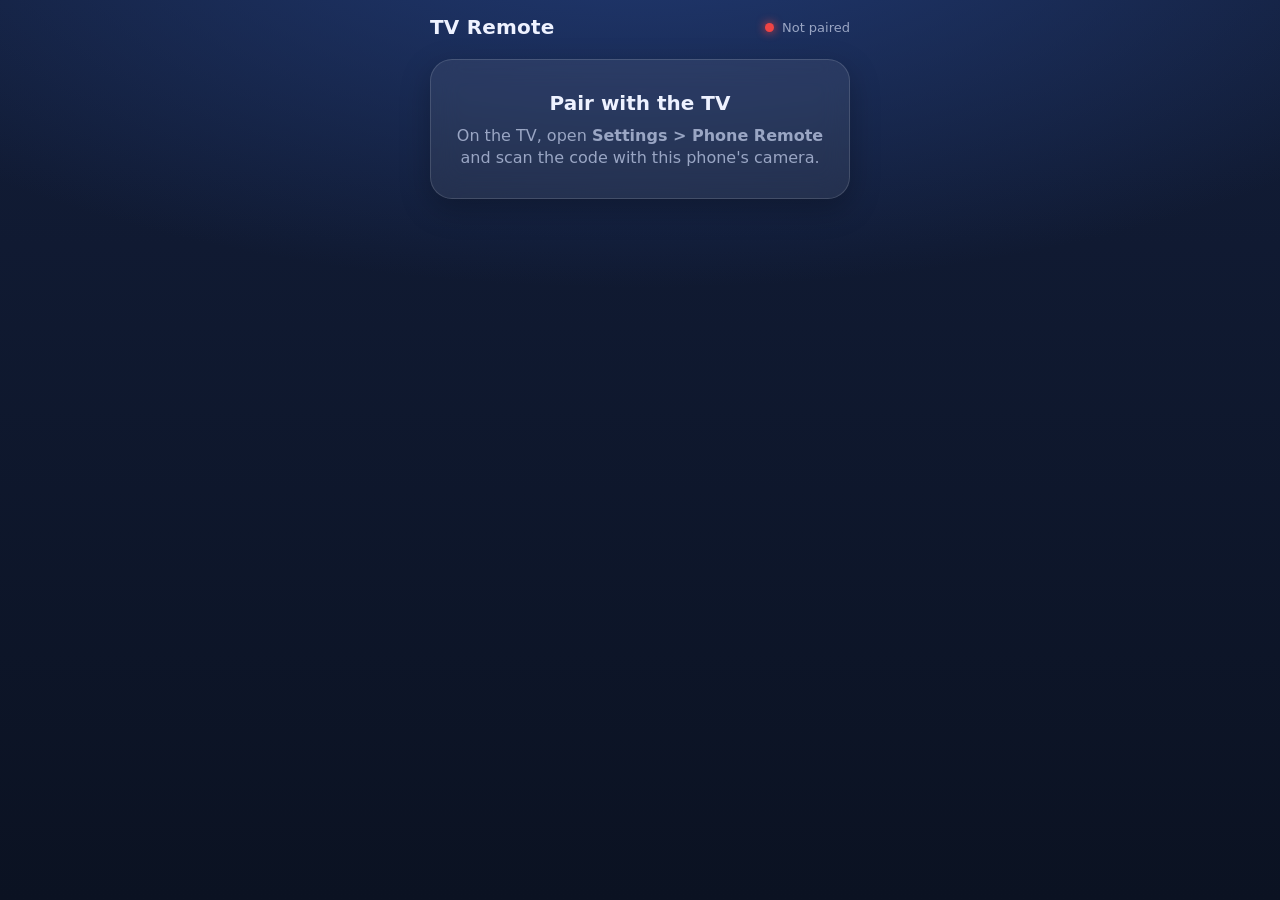
<file: launcher/remote/index.html>
<!doctype html>
<html lang="en">
<head>
<meta charset="utf-8">
<meta name="viewport" content="width=device-width, initial-scale=1, maximum-scale=1, user-scalable=no, viewport-fit=cover">
<meta name="theme-color" content="#0b1222">
<meta name="apple-mobile-web-app-capable" content="yes">
<meta name="apple-mobile-web-app-status-bar-style" content="black-translucent">
<link rel="manifest" href="manifest.webmanifest">
<link rel="icon" href="icon.svg">
<link rel="apple-touch-icon" href="icon-192.png">
<title>TV Remote</title>
<!-- The phone remote, served by the TV's helper on the home network (helper.ps1, "phone remote").
     Paired by the key in the QR code on the TV (Settings > Phone Remote): it arrives in the address after #, is
     kept on the phone, and goes with every button press. -->
<style>
  :root {
    --bg1: #0b1222; --bg2: #121d38; --glass: rgba(255,255,255,.07); --glass2: rgba(255,255,255,.12);
    --edge: rgba(255,255,255,.14); --text: #eef2ff; --dim: #9aa6c4; --accent: #5b8cff; --accent2: #8fb0ff; --ok: #36d399;
  }
  * { box-sizing: border-box; -webkit-tap-highlight-color: transparent; }
  html, body { margin: 0; height: 100%; }
  body {
    font: 16px/1.35 system-ui, -apple-system, "Segoe UI", Roboto, sans-serif; color: var(--text);
    background: radial-gradient(120% 70% at 50% -10%, #213a74 0%, transparent 60%), linear-gradient(180deg, var(--bg2), var(--bg1));
    background-attachment: fixed; touch-action: manipulation; user-select: none; -webkit-user-select: none;
    padding: max(14px, env(safe-area-inset-top)) 16px max(18px, env(safe-area-inset-bottom));
  }
  main { max-width: 420px; margin: 0 auto; display: flex; flex-direction: column; gap: 18px; }
  header { display: flex; align-items: center; justify-content: space-between; gap: 12px; }
  h1 { font-size: 20px; margin: 0; letter-spacing: .2px; }
  .status { display: flex; align-items: center; gap: 8px; font-size: 13px; color: var(--dim); }
  .dot { width: 9px; height: 9px; border-radius: 50%; background: #ef4444; box-shadow: 0 0 10px currentColor; color: #ef4444; }
  .dot.on { background: var(--ok); color: var(--ok); }
  .dot.standby { background: #f5b942; color: #f5b942; }
  .card {
    background: var(--glass); border: 1px solid var(--edge); border-radius: 22px; padding: 16px;
    backdrop-filter: blur(14px); -webkit-backdrop-filter: blur(14px); box-shadow: 0 10px 30px rgba(0,0,0,.25);
  }
  button {
    font: inherit; color: var(--text); background: var(--glass2); border: 1px solid var(--edge); border-radius: 16px;
    min-height: 54px; display: grid; place-items: center; cursor: pointer; transition: transform .08s, background .15s;
  }
  button:active, button.pressed { transform: scale(.94); background: rgba(91,140,255,.35); }
  button svg { width: 24px; height: 24px; fill: none; stroke: currentColor; stroke-width: 2; stroke-linecap: round; stroke-linejoin: round; }
  .label { font-size: 12px; color: var(--dim); margin-top: 2px; }

  /* the D-pad: a ring of four arrows round OK */
  .pad { position: relative; width: min(78vw, 300px); aspect-ratio: 1; margin: 4px auto 0; border-radius: 50%;
         background: radial-gradient(circle, rgba(255,255,255,.10), rgba(255,255,255,.04)); border: 1px solid var(--edge);
         box-shadow: inset 0 0 40px rgba(0,0,0,.35), 0 12px 30px rgba(0,0,0,.3); }
  .pad button { position: absolute; border-radius: 50%; background: transparent; border: none; min-height: 0; }
  .pad .up    { left: 33%; top: 3%;  width: 34%; height: 30%; }
  .pad .down  { left: 33%; bottom: 3%; width: 34%; height: 30%; }
  .pad .left  { top: 33%; left: 3%;  width: 30%; height: 34%; }
  .pad .right { top: 33%; right: 3%; width: 30%; height: 34%; }
  .pad .ok { left: 31%; top: 31%; width: 38%; height: 38%; background: linear-gradient(180deg, #6f9bff, #4a74e0);
             border: 1px solid rgba(255,255,255,.35); font-weight: 700; font-size: 20px; letter-spacing: .5px;
             box-shadow: 0 8px 24px rgba(74,116,224,.55); }
  .pad .ok:active, .pad .ok.pressed { background: linear-gradient(180deg, #8fb0ff, #5b8cff); }
  .pad button:not(.ok):active, .pad button:not(.ok).pressed { background: rgba(91,140,255,.25); }
  .pad svg { width: 30px; height: 30px; }

  .row { display: grid; gap: 10px; }
  .row.three { grid-template-columns: repeat(3, 1fr); }
  .row.two { grid-template-columns: 1fr 1fr; }
  .row button { flex-direction: column; padding: 8px 0; }
  .vol { display: grid; grid-template-columns: 1fr 1.2fr 1fr; gap: 10px; align-items: center; }
  .level { text-align: center; }
  .level b { font-size: 22px; display: block; }
  .bar { height: 6px; border-radius: 3px; background: rgba(255,255,255,.12); overflow: hidden; margin-top: 6px; }
  .bar i { display: block; height: 100%; width: 0; background: linear-gradient(90deg, var(--accent), var(--accent2)); transition: width .25s; }

  .type { display: flex; gap: 10px; }
  .type input {
    flex: 1; min-width: 0; font: inherit; color: var(--text); background: rgba(0,0,0,.25); border: 1px solid var(--edge);
    border-radius: 14px; padding: 0 14px; height: 54px; outline: none; user-select: text; -webkit-user-select: text;
  }
  .type input:focus { border-color: var(--accent); box-shadow: 0 0 0 3px rgba(91,140,255,.25); }
  .type button { width: 64px; background: linear-gradient(180deg, #6f9bff, #4a74e0); border-color: rgba(255,255,255,.3); }
  .opts { display: flex; justify-content: space-between; align-items: center; margin-top: 10px; font-size: 14px; color: var(--dim); }
  .opts label { display: flex; align-items: center; gap: 8px; }
  .opts input { width: 18px; height: 18px; accent-color: var(--accent); }
  .opts button { min-height: 36px; padding: 0 14px; font-size: 14px; border-radius: 12px; }

  .np { display: flex; gap: 12px; align-items: center; }
  .np img { width: 52px; height: 52px; border-radius: 10px; object-fit: cover; background: rgba(255,255,255,.08); }
  .np .t { font-weight: 600; white-space: nowrap; overflow: hidden; text-overflow: ellipsis; }
  .np .a { font-size: 14px; color: var(--dim); white-space: nowrap; overflow: hidden; text-overflow: ellipsis; }
  .np > div { min-width: 0; }

  .pair { text-align: center; padding: 30px 18px; }
  .pair h2 { margin: 0 0 8px; font-size: 20px; }
  .pair p { margin: 0; color: var(--dim); }
  .toast { position: fixed; left: 50%; bottom: max(20px, env(safe-area-inset-bottom)); transform: translateX(-50%);
           background: rgba(20,28,50,.95); border: 1px solid var(--edge); padding: 10px 16px; border-radius: 12px;
           font-size: 14px; opacity: 0; transition: opacity .2s; pointer-events: none; }
  .toast.show { opacity: 1; }
  [hidden] { display: none !important; }
</style>
</head>
<body>
<main>
  <header>
    <h1>TV Remote</h1>
    <div class="status"><span class="dot" id="dot"></span><span id="stateText">Connecting…</span></div>
  </header>

  <section class="card pair" id="pair" hidden>
    <h2>Pair with the TV</h2>
    <p>On the TV, open <b>Settings &gt; Phone Remote</b> and scan the code with this phone's camera.</p>
  </section>

  <div id="remote" hidden>
    <section class="card np" id="np" hidden>
      <img id="npArt" alt="">
      <div><div class="t" id="npTitle"></div><div class="a" id="npArtist"></div></div>
    </section>

    <div class="pad" aria-label="Arrows and OK">
      <button class="up" data-key="up" data-repeat aria-label="Up"><svg viewBox="0 0 24 24"><path d="M6 15l6-6 6 6"/></svg></button>
      <button class="left" data-key="left" data-repeat aria-label="Left"><svg viewBox="0 0 24 24"><path d="M15 6l-6 6 6 6"/></svg></button>
      <button class="ok" data-key="ok" aria-label="OK">OK</button>
      <button class="right" data-key="right" data-repeat aria-label="Right"><svg viewBox="0 0 24 24"><path d="M9 6l6 6-6 6"/></svg></button>
      <button class="down" data-key="down" data-repeat aria-label="Down"><svg viewBox="0 0 24 24"><path d="M6 9l6 6 6-6"/></svg></button>
    </div>

    <div class="row two" style="margin-top:18px">
      <button data-key="back"><svg viewBox="0 0 24 24"><path d="M9 14L4 9l5-5"/><path d="M4 9h10a6 6 0 010 12h-3"/></svg><span class="label">Back</span></button>
      <button data-key="home"><svg viewBox="0 0 24 24"><path d="M3 11l9-7 9 7"/><path d="M5 10v10h14V10"/></svg><span class="label">Home</span></button>
    </div>

    <div class="row three" style="margin-top:10px">
      <button data-key="prev"><svg viewBox="0 0 24 24"><path d="M19 20L9 12l10-8z"/><path d="M5 19V5"/></svg><span class="label">Previous</span></button>
      <button data-key="playpause"><svg viewBox="0 0 24 24"><path d="M6 4l9 8-9 8z"/><path d="M17 5v14"/><path d="M20 5v14"/></svg><span class="label">Play/Pause</span></button>
      <button data-key="next"><svg viewBox="0 0 24 24"><path d="M5 4l10 8-10 8z"/><path d="M19 5v14"/></svg><span class="label">Next</span></button>
    </div>

    <section class="card" style="margin-top:18px">
      <div class="vol">
        <button data-key="voldown" data-repeat aria-label="Volume down"><svg viewBox="0 0 24 24"><path d="M5 12h14"/></svg></button>
        <div class="level"><b id="volText">–</b><span class="label" id="volLabel">Volume</span><div class="bar"><i id="volBar"></i></div></div>
        <button data-key="volup" data-repeat aria-label="Volume up"><svg viewBox="0 0 24 24"><path d="M12 5v14M5 12h14"/></svg></button>
      </div>
      <div class="row" style="margin-top:10px">
        <button data-key="mute"><span>Mute</span></button>
      </div>
    </section>

    <section class="card" style="margin-top:18px">
      <form class="type" id="typeForm" autocomplete="off">
        <input id="typeBox" type="text" placeholder="Type on the TV" enterkeyhint="send" autocapitalize="off" autocorrect="off" spellcheck="false" aria-label="Text to type on the TV">
        <button type="submit" aria-label="Send"><svg viewBox="0 0 24 24"><path d="M4 12l16-8-6 16-3-7z"/></svg></button>
      </form>
      <div class="opts">
        <label><input type="checkbox" id="pressOk" checked> Press OK after</label>
        <button type="button" id="erase">Clear on TV</button>
      </div>
    </section>
  </div>
</main>
<div class="toast" id="toast"></div>

<script>
(function () {
  'use strict';
  const $ = id => document.getElementById(id);
  const STORE = 'tv-remote-key';

  // The pairing key: from the QR code's address (after #k=), then kept on this phone.
  let key = null;
  const m = /[#&]k=([\w-]+)/.exec(location.hash);
  if (m) {
    key = m[1];
    try { localStorage.setItem(STORE, key); } catch (e) { /* private mode: works until the page closes */ }
    history.replaceState(null, '', location.pathname);
  } else {
    try { key = localStorage.getItem(STORE); } catch (e) { key = null; }
  }

  let toastTimer = null;
  function toast(t) {
    const el = $('toast'); el.textContent = t; el.classList.add('show');
    clearTimeout(toastTimer); toastTimer = setTimeout(() => el.classList.remove('show'), 1800);
  }
  function setState(kind, text) {
    $('dot').className = 'dot' + (kind ? ' ' + kind : '');
    $('stateText').textContent = text;
  }

  async function api(method, path, body) {
    const r = await fetch(path, {
      method, headers: Object.assign({ 'X-Remote-Key': key || '' }, body ? { 'Content-Type': 'application/json' } : {}),
      body: body ? JSON.stringify(body) : undefined, cache: 'no-store',
    });
    if (r.status === 401) { showPairing(); throw new Error('not paired'); }
    if (!r.ok) throw new Error('HTTP ' + r.status);
    return r.json();
  }
  function showPairing() {
    $('pair').hidden = false; $('remote').hidden = true; setState('', 'Not paired');
  }

  const buzz = () => { try { navigator.vibrate && navigator.vibrate(12); } catch (e) { /* not supported */ } };
  function press(k) {
    buzz();
    api('POST', '/api/key/' + k).then(() => { if (/^vol|mute/.test(k)) setTimeout(poll, 250); })
      .catch(e => { if (e.message !== 'not paired') toast('The TV did not answer'); });
  }

  // Buttons: a tap presses once; arrows and volume repeat while held.
  for (const b of document.querySelectorAll('[data-key]')) {
    let delay = null, rep = null;
    const stop = () => { clearTimeout(delay); clearInterval(rep); delay = rep = null; b.classList.remove('pressed'); };
    b.addEventListener('pointerdown', e => {
      e.preventDefault();
      b.classList.add('pressed');
      press(b.dataset.key);
      if (b.hasAttribute('data-repeat')) delay = setTimeout(() => { rep = setInterval(() => press(b.dataset.key), 160); }, 450);
    });
    for (const ev of ['pointerup', 'pointercancel', 'pointerleave']) b.addEventListener(ev, stop);
    b.addEventListener('contextmenu', e => e.preventDefault());
  }

  // Typing: what is in the box is typed into the TV's text box (a search box, a sign-in field).
  $('typeForm').addEventListener('submit', e => {
    e.preventDefault();
    const text = $('typeBox').value;
    if (!text && !$('pressOk').checked) return;
    buzz();
    api('POST', '/api/text', { text, enter: $('pressOk').checked })
      .then(() => { $('typeBox').value = ''; toast('Sent to the TV'); })
      .catch(err => { if (err.message !== 'not paired') toast('The TV did not answer'); });
  });
  $('erase').addEventListener('click', () => { buzz(); api('POST', '/api/erase').then(() => toast('Cleared')).catch(() => {}); });

  // What is playing, the volume, and whether the TV is in standby.
  async function poll() {
    if (!key) return;
    try {
      const s = await api('GET', '/api/status');
      $('pair').hidden = true; $('remote').hidden = false;
      setState(s.standby ? 'standby' : 'on', s.standby ? 'Standby: any button wakes it' : 'Connected');
      const v = s.volume || {};
      $('volText').textContent = v.muted ? 'Muted' : (v.level != null ? v.level : '–');
      $('volBar').style.width = (v.muted ? 0 : (v.level || 0)) + '%';
      const np = s.nowPlaying;
      $('np').hidden = !np;
      if (np) {
        $('npTitle').textContent = np.title || '';
        $('npArtist').textContent = (np.playing ? '' : 'Paused · ') + (np.artist || '');
        if (np.art && $('npArt').getAttribute('src') !== np.art) $('npArt').src = np.art;
      }
    } catch (e) {
      if (e.message !== 'not paired') setState('', 'Not connected (same Wi-Fi as the TV?)');
    }
  }
  if (!key) showPairing();
  else { $('remote').hidden = false; poll(); }
  // Installable as an app (Chrome wants a service worker; it only allows one on https, or on an address the phone's
  // Chrome treats as secure: see the README, "Phone remote as an app").
  if ('serviceWorker' in navigator && window.isSecureContext) navigator.serviceWorker.register('/sw.js').catch(() => {});
  // (the code scanned again while the page is open: take the new key)
  window.addEventListener('hashchange', () => {
    const n = /[#&]k=([\w-]+)/.exec(location.hash);
    if (!n) return;
    key = n[1];
    try { localStorage.setItem(STORE, key); } catch (e) { /* private mode */ }
    history.replaceState(null, '', location.pathname);
    poll();
  });
  setInterval(poll, 4000);
  document.addEventListener('visibilitychange', () => { if (!document.hidden) poll(); });
})();
</script>
</body>
</html>
</file>
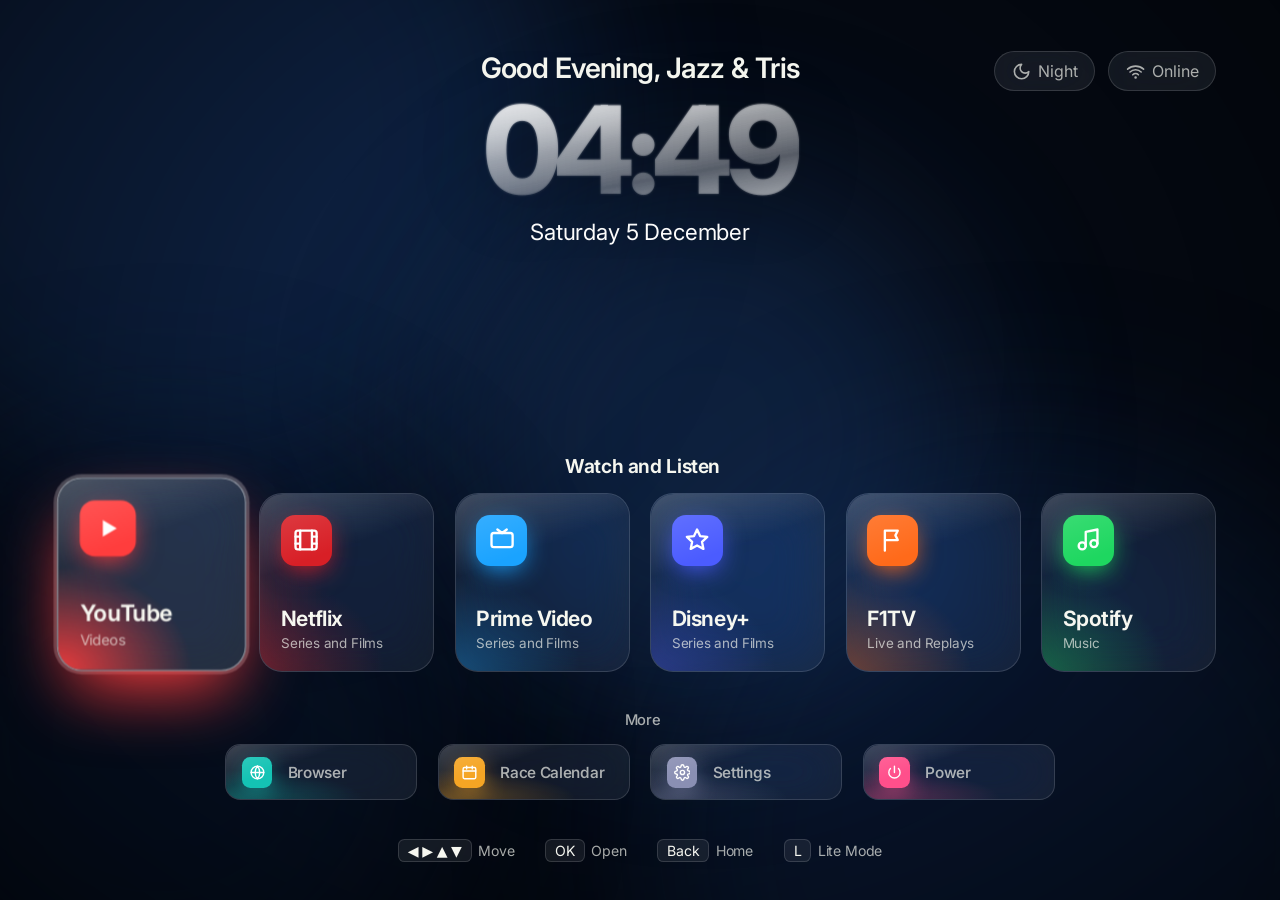
<file: design/index-blue.html>
<!DOCTYPE html>
<html lang="en">
<head>
<meta charset="UTF-8">
<meta name="viewport" content="width=device-width, initial-scale=1.0">
<title>Home</title>
<style>
@font-face{font-family:'InterV';src:url([data-uri]) format('woff2');font-weight:100 900;font-display:block}
:root{
  --bg:#08111f;--b1:#1f4d8f;--b2:#163a6e;--b3:#2c62a8;--b4:#0f2a52;
  --glass:rgba(255,255,255,.07);--glass-hi:rgba(255,255,255,.14);
  --line:rgba(255,255,255,.14);--text:#f6f7f0;--dim:rgba(246,247,240,.68);
  --u:min(1vw,1.78vh);
}
*{box-sizing:border-box;margin:0;padding:0}
html,body{height:100%;overflow:hidden;background:var(--bg);color:var(--text);
  font-family:"InterV","Segoe UI",system-ui,sans-serif;font-optical-sizing:auto;-webkit-font-smoothing:antialiased;letter-spacing:-.011em;cursor:default;user-select:none}
body{transition:background 4s ease}

/* ---------- dynamic wallpaper ---------- */
.wall{position:fixed;inset:0;overflow:hidden;z-index:0}
.blob{position:absolute;width:60vmax;height:60vmax;border-radius:50%;filter:blur(90px);opacity:.55;
  transition:background 4s ease;will-change:transform}
.blob.a{background:var(--b1);top:-20vmax;left:-15vmax;animation:da 38s ease-in-out infinite alternate}
.blob.b{background:var(--b2);bottom:-25vmax;right:-10vmax;animation:db 44s ease-in-out infinite alternate}
.blob.c{background:var(--b3);top:20vh;left:35vw;width:40vmax;height:40vmax;opacity:.4;animation:dc 52s ease-in-out infinite alternate}
.blob.d{background:var(--b4);bottom:-10vmax;left:-10vmax;width:45vmax;height:45vmax;animation:dd 47s ease-in-out infinite alternate}
@keyframes da{to{transform:translate(18vw,14vh) scale(1.15)}}
@keyframes db{to{transform:translate(-22vw,-10vh) scale(.9)}}
@keyframes dc{to{transform:translate(-20vw,18vh) scale(1.25)}}
@keyframes dd{to{transform:translate(25vw,-20vh) scale(1.1)}}
.vignette{position:fixed;inset:0;z-index:1;pointer-events:none;
  background:radial-gradient(ellipse at 50% 40%,transparent 40%,rgba(0,0,0,.55) 100%)}

/* ---------- layout ---------- */
.screen{position:relative;z-index:2;height:100%;display:flex;flex-direction:column;
  padding:calc(var(--u)*4) calc(var(--u)*5) calc(var(--u)*3)}
.top{position:relative;display:flex;flex-direction:column;align-items:center;text-align:center}
.top .status{position:absolute;top:0;right:0}
.greet{font-size:calc(var(--u)*2.2);font-weight:600;color:var(--text);letter-spacing:-.02em}
.clock{font-family:"InterV",sans-serif;font-size:calc(var(--u)*9.5);font-weight:800;line-height:1;letter-spacing:-.05em;font-variant-numeric:tabular-nums;margin-top:calc(var(--u)*.3);color:transparent;background:linear-gradient(170deg,rgba(255,255,255,.78) 0%,rgba(255,255,255,.34) 42%,rgba(255,255,255,.16) 68%,rgba(255,255,255,.42) 100%);-webkit-background-clip:text;background-clip:text;filter:drop-shadow(0 0 1px rgba(255,255,255,.75)) drop-shadow(0 -1px 0 rgba(255,255,255,.35)) drop-shadow(0 calc(var(--u)*.8) calc(var(--u)*2.5) rgba(0,0,0,.3))}
.date{font-size:calc(var(--u)*1.75);color:#fff;margin-top:calc(var(--u)*.6)}
.status{display:flex;gap:calc(var(--u)*1);align-items:center}
.pill{display:flex;align-items:center;gap:calc(var(--u)*.6);padding:calc(var(--u)*.7) calc(var(--u)*1.3);
  border-radius:999px;background:var(--glass);border:1px solid var(--line);
  backdrop-filter:blur(20px) saturate(150%);-webkit-backdrop-filter:blur(20px) saturate(150%);
  font-size:calc(var(--u)*1.25);color:var(--dim)}
.pill svg{width:calc(var(--u)*1.5);height:calc(var(--u)*1.5)}

.rows{margin-top:auto}
.label{font-size:calc(var(--u)*1.5);font-weight:650;color:var(--text);margin:0 0 calc(var(--u)*1.2) calc(var(--u)*.4);letter-spacing:-.02em}
.row{display:grid;gap:calc(var(--u)*1.6)}
.row.big{grid-template-columns:repeat(6,1fr)}
.row.small{grid-template-columns:repeat(4,1fr);margin-top:calc(var(--u)*1.2)}
.rows .label + .row{margin-top:0}
.rows .row.big + .label{margin-top:calc(var(--u)*3)}

/* ---------- glass tiles ---------- */
.tile{position:relative;overflow:hidden;border-radius:calc(var(--u)*1.8);
  background:var(--glass);border:1px solid var(--line);
  backdrop-filter:blur(26px) saturate(160%);-webkit-backdrop-filter:blur(26px) saturate(160%);
  display:flex;flex-direction:column;justify-content:space-between;
  transition:transform .28s cubic-bezier(.2,.9,.3,1.2),box-shadow .28s ease,border-color .28s ease,background .28s ease;
  outline:none}
.tile::before{content:"";position:absolute;inset:0;z-index:-1;
  background:radial-gradient(120% 90% at 0% 100%,var(--accent) 0%,transparent 60%);opacity:.35;transition:opacity .28s ease}
.tile::after{content:"";position:absolute;inset:0;border-radius:inherit;pointer-events:none;
  background:linear-gradient(160deg,rgba(255,255,255,.18) 0%,transparent 35%)}
.big .tile{height:calc(var(--u)*14);padding:calc(var(--u)*1.6)}
.small .tile{flex-direction:row;align-items:center;justify-content:flex-start;gap:calc(var(--u)*1.2);
  height:calc(var(--u)*4.4);padding:0 calc(var(--u)*1.2);border-radius:calc(var(--u)*1.2)}
.small .name{font-size:calc(var(--u)*1.2);font-weight:550;color:var(--dim)}
.small .tile.focus .name{color:var(--text)}
.label.minor{font-size:calc(var(--u)*1.15);font-weight:500;color:var(--dim)}
.row.small{width:72%;margin-left:auto;margin-right:auto}
.label{text-align:center}
.icon{width:calc(var(--u)*4);height:calc(var(--u)*4);border-radius:calc(var(--u)*1.1);
  display:grid;place-items:center;background:var(--accent);box-shadow:0 calc(var(--u)*.6) calc(var(--u)*2) calc(var(--u)*-.4) var(--accent)}
.small .icon{width:calc(var(--u)*2.4);height:calc(var(--u)*2.4);border-radius:calc(var(--u)*.65)}
.icon svg{width:55%;height:55%;color:#fff}
.name{font-size:calc(var(--u)*1.65);font-weight:650;letter-spacing:-.02em}
.sub{font-size:calc(var(--u)*1.05);color:var(--dim);margin-top:calc(var(--u)*.3)}
.tile.focus{transform:scale(1.08) translateY(calc(var(--u)*-.6));background:var(--glass-hi);
  border-color:rgba(255,255,255,.55);
  box-shadow:0 calc(var(--u)*2.2) calc(var(--u)*5) calc(var(--u)*-1) var(--accent),0 0 0 calc(var(--u)*.25) rgba(255,255,255,.25)}
.tile.focus::before{opacity:.9}
.small .tile.focus{transform:scale(1.05)}

.hints{display:flex;gap:calc(var(--u)*2.4);justify-content:center;margin-top:calc(var(--u)*3);
  font-size:calc(var(--u)*1.1);color:var(--dim)}
.key{display:inline-block;padding:calc(var(--u)*.15) calc(var(--u)*.7);border-radius:calc(var(--u)*.5);
  border:1px solid var(--line);background:var(--glass);margin-right:calc(var(--u)*.5);color:var(--text)}

/* ---------- launch overlay ---------- */
.launch{position:fixed;inset:0;z-index:10;display:grid;place-items:center;
  background:rgba(5,5,15,.35);backdrop-filter:blur(30px);-webkit-backdrop-filter:blur(30px);
  opacity:0;pointer-events:none;transition:opacity .3s ease}
.launch.show{opacity:1}
.launch .box{display:flex;flex-direction:column;align-items:center;gap:calc(var(--u)*1.6);
  transform:scale(.9);transition:transform .35s cubic-bezier(.2,.9,.3,1.2)}
.launch.show .box{transform:scale(1)}
.launch .icon{width:calc(var(--u)*9);height:calc(var(--u)*9);border-radius:calc(var(--u)*2.4)}
.launch .txt{font-size:calc(var(--u)*2);font-weight:600}
.spin{width:calc(var(--u)*2.4);height:calc(var(--u)*2.4);border-radius:50%;
  border:calc(var(--u)*.3) solid rgba(255,255,255,.2);border-top-color:#fff;animation:sp 0.8s linear infinite}
@keyframes sp{to{transform:rotate(360deg)}}

/* ---------- lite mode (for weak GPUs) ---------- */
body.lite .blob{animation:none}
body.lite .tile,body.lite .pill,body.lite .launch{backdrop-filter:none;-webkit-backdrop-filter:none}
body.lite .tile{background:rgba(30,30,50,.72)}
body.lite .tile.focus{background:rgba(55,55,85,.85)}
</style>
</head>
<body>
<div class="wall"><div class="blob a"></div><div class="blob b"></div><div class="blob c"></div><div class="blob d"></div></div>
<div class="vignette"></div>

<main class="screen">
  <header class="top">
    <div>
      <div class="greet" id="greet">Good Evening, Jazz &amp; Tris</div>
      <div class="clock" id="clock">--:--</div>
      <div class="date" id="date"></div>
    </div>
    <div class="status">
      <div class="pill" id="modePill">
        <svg viewBox="0 0 24 24" fill="none" stroke="currentColor" stroke-width="2" stroke-linecap="round" stroke-linejoin="round"><path d="M12 3a6 6 0 0 0 9 9 9 9 0 1 1-9-9z"/></svg>
        <span id="modeTxt">Night</span>
      </div>
      <div class="pill">
        <svg viewBox="0 0 24 24" fill="none" stroke="currentColor" stroke-width="2" stroke-linecap="round" stroke-linejoin="round"><path d="M5 12.5a10 10 0 0 1 14 0"/><path d="M8.5 16a5 5 0 0 1 7 0"/><path d="M2 9a15 15 0 0 1 20 0"/><circle cx="12" cy="19.5" r=".6" fill="currentColor"/></svg>
        <span id="net">Online</span>
      </div>
    </div>
  </header>

  <section class="rows">
    <div class="label">Watch and Listen</div>
    <div class="row big" id="row0"></div>
    <div class="label minor">More</div>
    <div class="row small" id="row1"></div>
  </section>

  <div class="hints">
    <span><span class="key">◀ ▶ ▲ ▼</span>Move</span>
    <span><span class="key">OK</span>Open</span>
    <span><span class="key">Back</span>Home</span>
    <span><span class="key">L</span>Lite Mode</span>
  </div>
</main>

<div class="launch" id="launch"><div class="box"><div class="icon" id="lIcon"></div><div class="txt" id="lTxt"></div><div class="spin"></div></div></div>

<script>
const I = {
  play:'<path d="M8 5.5v13l11-6.5z" fill="currentColor" stroke="none"/>',
  film:'<rect x="3" y="4" width="18" height="16" rx="2"/><path d="M7 4v16M17 4v16M3 9h4M3 15h4M17 9h4M17 15h4"/>',
  tv:'<rect x="3" y="6" width="18" height="12" rx="2"/><path d="M8 3l4 3 4-3"/>',
  star:'<path d="M12 3l2.6 5.6 6.1.7-4.5 4.2 1.2 6L12 16.6 6.6 19.5l1.2-6L3.3 9.3l6.1-.7z"/>',
  flag:'<path d="M5 21V4M5 4h11l-2 4 2 4H5"/>',
  music:'<circle cx="7" cy="17" r="3"/><circle cx="17" cy="15" r="3"/><path d="M10 17V5l10-2v12"/>',
  globe:'<circle cx="12" cy="12" r="9"/><path d="M3 12h18M12 3a14 14 0 0 1 0 18M12 3a14 14 0 0 0 0 18"/>',
  cal:'<rect x="3" y="5" width="18" height="16" rx="2"/><path d="M3 10h18M8 3v4M16 3v4"/>',
  gear:'<circle cx="12" cy="12" r="3"/><path d="M19.4 15a1.7 1.7 0 0 0 .3 1.8l.1.1a2 2 0 1 1-2.8 2.8l-.1-.1a1.7 1.7 0 0 0-1.8-.3 1.7 1.7 0 0 0-1 1.5V21a2 2 0 1 1-4 0v-.1a1.7 1.7 0 0 0-1.1-1.5 1.7 1.7 0 0 0-1.8.3l-.1.1a2 2 0 1 1-2.8-2.8l.1-.1a1.7 1.7 0 0 0 .3-1.8 1.7 1.7 0 0 0-1.5-1H3a2 2 0 1 1 0-4h.1a1.7 1.7 0 0 0 1.5-1.1 1.7 1.7 0 0 0-.3-1.8l-.1-.1a2 2 0 1 1 2.8-2.8l.1.1a1.7 1.7 0 0 0 1.8.3H9a1.7 1.7 0 0 0 1-1.5V3a2 2 0 1 1 4 0v.1a1.7 1.7 0 0 0 1 1.5 1.7 1.7 0 0 0 1.8-.3l.1-.1a2 2 0 1 1 2.8 2.8l-.1.1a1.7 1.7 0 0 0-.3 1.8V9a1.7 1.7 0 0 0 1.5 1H21a2 2 0 1 1 0 4h-.1a1.7 1.7 0 0 0-1.5 1z"/>',
  power:'<path d="M12 3v9"/><path d="M6.3 6.3a8 8 0 1 0 11.4 0"/>'
};
const svg = k => `<svg viewBox="0 0 24 24" fill="none" stroke="currentColor" stroke-width="2" stroke-linecap="round" stroke-linejoin="round">${I[k]}</svg>`;

const APPS = [
  [ {id:'youtube', name:'YouTube',     sub:'Videos',          icon:'play',  accent:'#ff3d3d'},
    {id:'netflix', name:'Netflix',     sub:'Series and Films',icon:'film',  accent:'#d81f26'},
    {id:'prime',   name:'Prime Video', sub:'Series and Films',icon:'tv',    accent:'#1aa3ff'},
    {id:'disney',  name:'Disney+',     sub:'Series and Films',icon:'star',  accent:'#4b5cff'},
    {id:'f1tv',    name:'F1TV',        sub:'Live and Replays',icon:'flag',  accent:'#ff6a1a'},
    {id:'spotify', name:'Spotify',     sub:'Music',           icon:'music', accent:'#1ed760'} ],
  [ {id:'browser', name:'Browser',       icon:'globe', accent:'#14c3b4'},
    {id:'races',   name:'Race Calendar', icon:'cal',   accent:'#f5a524'},
    {id:'settings',name:'Settings',      icon:'gear',  accent:'#8a8fb3'},
    {id:'power',   name:'Power',         icon:'power', accent:'#ff4f8b'} ]
];

const grid = APPS.map((row, r) => {
  const el = document.getElementById('row' + r);
  return row.map((a, c) => {
    const t = document.createElement('div');
    t.className = 'tile';
    t.style.setProperty('--accent', a.accent);
    t.innerHTML = r === 0
      ? `<div class="icon">${svg(a.icon)}</div><div><div class="name">${a.name}</div><div class="sub">${a.sub}</div></div>`
      : `<div class="icon">${svg(a.icon)}</div><div class="name">${a.name}</div>`;
    t.addEventListener('mouseenter', () => setFocus(r, c));
    t.addEventListener('click', () => { setFocus(r, c); launch(a); });
    el.appendChild(t);
    return t;
  });
});

let fr = 0, fc = 0;
function setFocus(r, c){
  grid[fr][fc].classList.remove('focus');
  fr = r; fc = c;
  grid[fr][fc].classList.add('focus');
}
setFocus(0, 0);

let busy = false;
function launch(a){
  if (busy) return;
  busy = true;
  const L = document.getElementById('launch');
  const li = document.getElementById('lIcon');
  li.style.setProperty('--accent', a.accent);
  li.innerHTML = svg(a.icon);
  document.getElementById('lTxt').textContent = 'Opening ' + a.name;
  L.classList.add('show');
  // Prototype only: in the real build this asks the local helper to start the app.
  setTimeout(() => { L.classList.remove('show'); busy = false; }, 1600);
}

document.addEventListener('keydown', e => {
  const k = e.key;
  if (k === 'ArrowRight') setFocus(fr, Math.min(fc + 1, grid[fr].length - 1));
  else if (k === 'ArrowLeft') setFocus(fr, Math.max(fc - 1, 0));
  else if (k === 'ArrowDown' && fr < grid.length - 1)
    setFocus(fr + 1, Math.min(Math.round(fc * (grid[fr+1].length - 1) / (grid[fr].length - 1)), grid[fr+1].length - 1));
  else if (k === 'ArrowUp' && fr > 0)
    setFocus(fr - 1, Math.min(Math.round(fc * (grid[fr-1].length - 1) / (grid[fr].length - 1)), grid[fr-1].length - 1));
  else if (k === 'Enter' || k === ' ') launch(APPS[fr][fc]);
  else if (k === 'Escape' || k === 'BrowserBack' || k === 'Backspace' || k === 'BrowserHome') setFocus(0, 0);
  else if (k.toLowerCase() === 'l') document.body.classList.toggle('lite');
  else return;
  e.preventDefault();
});

/* ---------- clock + time-of-day wallpaper ---------- */
const PALETTES = {
  morning:{name:'Morning', bg:'#0a1426', b:['#2a5a9c','#1b3f78','#3a6fb5','#142f5e']},
  day:    {name:'Day',     bg:'#08111f', b:['#1f4d8f','#163a6e','#2c62a8','#0f2a52']},
  evening:{name:'Evening', bg:'#070d1a', b:['#1a3f78','#122e5c','#24529a','#0c2147']},
  night:  {name:'Night',   bg:'#050a14', b:['#14325f','#0e2449','#1c427a','#091a36']}
};
let lastMode = '';
function tick(){
  const d = new Date(), h = d.getHours();
  document.getElementById('clock').textContent =
    d.toLocaleTimeString('en-GB', {hour:'2-digit', minute:'2-digit'});
  document.getElementById('date').textContent =
    d.toLocaleDateString('en-GB', {weekday:'long', day:'numeric', month:'long'});
  const mode = h >= 5 && h < 11 ? 'morning' : h < 17 && h >= 11 ? 'day' : h >= 17 && h < 21 ? 'evening' : 'night';
  document.getElementById('greet').textContent =
    (mode === 'morning' ? 'Good Morning' : mode === 'day' ? 'Good Afternoon' : 'Good Evening') + ', Jazz & Tris';
  if (mode !== lastMode){
    lastMode = mode;
    const p = PALETTES[mode], s = document.documentElement.style;
    s.setProperty('--bg', p.bg);
    ['--b1','--b2','--b3','--b4'].forEach((v, i) => s.setProperty(v, p.b[i]));
    document.getElementById('modeTxt').textContent = p.name;
    document.querySelector('#modePill svg').innerHTML = (mode === 'morning' || mode === 'day')
      ? '<circle cx="12" cy="12" r="4"/><path d="M12 2v2M12 20v2M4.9 4.9l1.4 1.4M17.7 17.7l1.4 1.4M2 12h2M20 12h2M4.9 19.1l1.4-1.4M17.7 6.3l1.4-1.4"/>'
      : '<path d="M12 3a6 6 0 0 0 9 9 9 9 0 1 1-9-9z"/>';
  }
  document.getElementById('net').textContent = navigator.onLine ? 'Online' : 'Offline';
}
tick();
setInterval(tick, 1000);
</script>
</body>
</html>
</file>
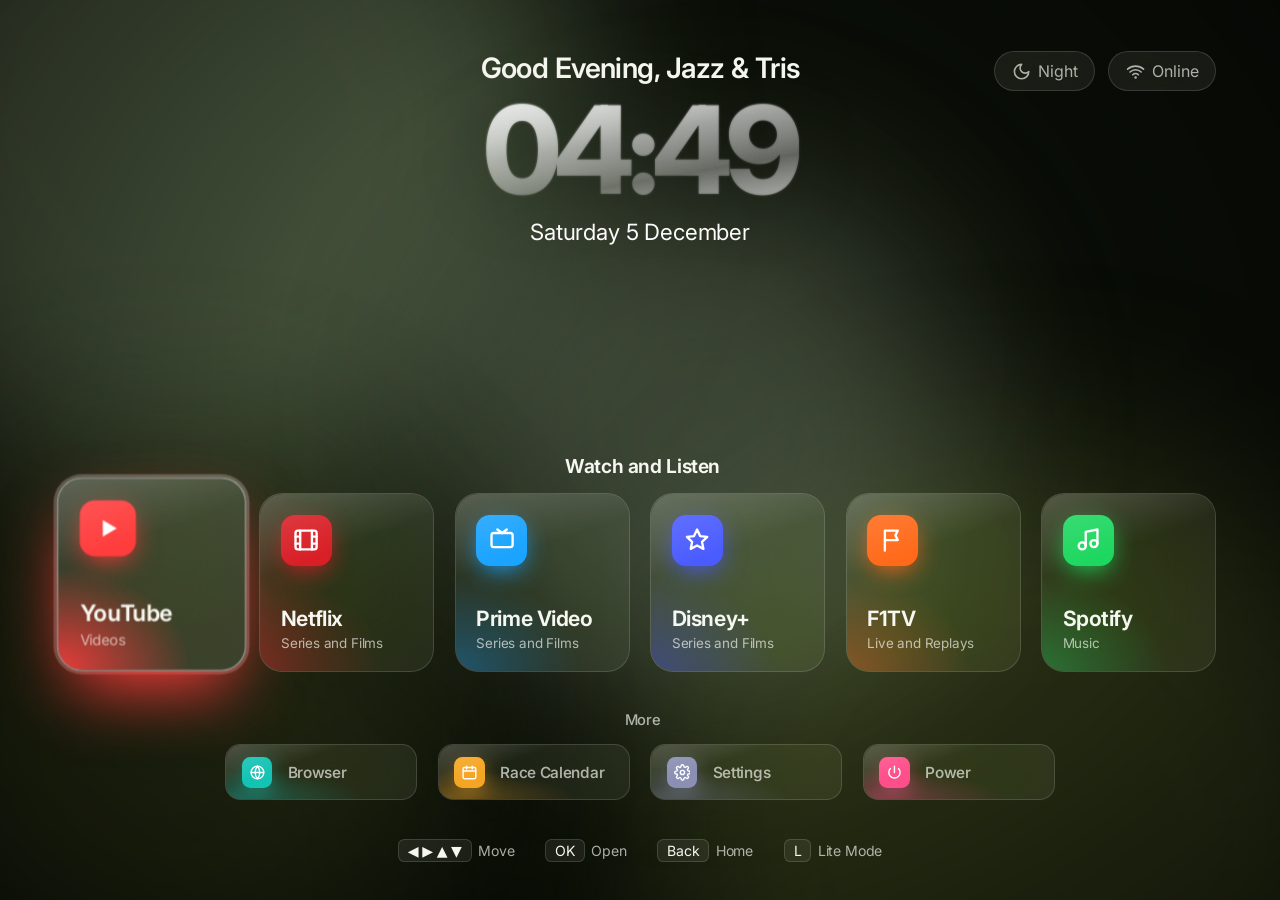
<file: design/index-sage.html>
<!DOCTYPE html>
<html lang="en">
<head>
<meta charset="UTF-8">
<meta name="viewport" content="width=device-width, initial-scale=1.0">
<title>Home</title>
<style>
@font-face{font-family:'InterV';src:url([data-uri]) format('woff2');font-weight:100 900;font-display:block}
:root{
  --bg:#121810;--b1:#9caf88;--b2:#6b7a3a;--b3:#b8c79f;--b4:#808b4a;
  --glass:rgba(255,255,255,.07);--glass-hi:rgba(255,255,255,.14);
  --line:rgba(255,255,255,.14);--text:#f6f7f0;--dim:rgba(246,247,240,.68);
  --u:min(1vw,1.78vh);
}
*{box-sizing:border-box;margin:0;padding:0}
html,body{height:100%;overflow:hidden;background:var(--bg);color:var(--text);
  font-family:"InterV","Segoe UI",system-ui,sans-serif;font-optical-sizing:auto;-webkit-font-smoothing:antialiased;letter-spacing:-.011em;cursor:default;user-select:none}
body{transition:background 4s ease}

/* ---------- dynamic wallpaper ---------- */
.wall{position:fixed;inset:0;overflow:hidden;z-index:0}
.blob{position:absolute;width:60vmax;height:60vmax;border-radius:50%;filter:blur(90px);opacity:.55;
  transition:background 4s ease;will-change:transform}
.blob.a{background:var(--b1);top:-20vmax;left:-15vmax;animation:da 38s ease-in-out infinite alternate}
.blob.b{background:var(--b2);bottom:-25vmax;right:-10vmax;animation:db 44s ease-in-out infinite alternate}
.blob.c{background:var(--b3);top:20vh;left:35vw;width:40vmax;height:40vmax;opacity:.4;animation:dc 52s ease-in-out infinite alternate}
.blob.d{background:var(--b4);bottom:-10vmax;left:-10vmax;width:45vmax;height:45vmax;animation:dd 47s ease-in-out infinite alternate}
@keyframes da{to{transform:translate(18vw,14vh) scale(1.15)}}
@keyframes db{to{transform:translate(-22vw,-10vh) scale(.9)}}
@keyframes dc{to{transform:translate(-20vw,18vh) scale(1.25)}}
@keyframes dd{to{transform:translate(25vw,-20vh) scale(1.1)}}
.vignette{position:fixed;inset:0;z-index:1;pointer-events:none;
  background:radial-gradient(ellipse at 50% 40%,transparent 40%,rgba(0,0,0,.55) 100%)}

/* ---------- layout ---------- */
.screen{position:relative;z-index:2;height:100%;display:flex;flex-direction:column;
  padding:calc(var(--u)*4) calc(var(--u)*5) calc(var(--u)*3)}
.top{position:relative;display:flex;flex-direction:column;align-items:center;text-align:center}
.top .status{position:absolute;top:0;right:0}
.greet{font-size:calc(var(--u)*2.2);font-weight:600;color:var(--text);letter-spacing:-.02em}
.clock{font-family:"InterV",sans-serif;font-size:calc(var(--u)*9.5);font-weight:800;line-height:1;letter-spacing:-.05em;font-variant-numeric:tabular-nums;margin-top:calc(var(--u)*.3);color:transparent;background:linear-gradient(170deg,rgba(255,255,255,.78) 0%,rgba(255,255,255,.34) 42%,rgba(255,255,255,.16) 68%,rgba(255,255,255,.42) 100%);-webkit-background-clip:text;background-clip:text;filter:drop-shadow(0 0 1px rgba(255,255,255,.75)) drop-shadow(0 -1px 0 rgba(255,255,255,.35)) drop-shadow(0 calc(var(--u)*.8) calc(var(--u)*2.5) rgba(0,0,0,.3))}
.date{font-size:calc(var(--u)*1.75);color:#fff;margin-top:calc(var(--u)*.6)}
.status{display:flex;gap:calc(var(--u)*1);align-items:center}
.pill{display:flex;align-items:center;gap:calc(var(--u)*.6);padding:calc(var(--u)*.7) calc(var(--u)*1.3);
  border-radius:999px;background:var(--glass);border:1px solid var(--line);
  backdrop-filter:blur(20px) saturate(150%);-webkit-backdrop-filter:blur(20px) saturate(150%);
  font-size:calc(var(--u)*1.25);color:var(--dim)}
.pill svg{width:calc(var(--u)*1.5);height:calc(var(--u)*1.5)}

.rows{margin-top:auto}
.label{font-size:calc(var(--u)*1.5);font-weight:650;color:var(--text);margin:0 0 calc(var(--u)*1.2) calc(var(--u)*.4);letter-spacing:-.02em}
.row{display:grid;gap:calc(var(--u)*1.6)}
.row.big{grid-template-columns:repeat(6,1fr)}
.row.small{grid-template-columns:repeat(4,1fr);margin-top:calc(var(--u)*1.2)}
.rows .label + .row{margin-top:0}
.rows .row.big + .label{margin-top:calc(var(--u)*3)}

/* ---------- glass tiles ---------- */
.tile{position:relative;overflow:hidden;border-radius:calc(var(--u)*1.8);
  background:var(--glass);border:1px solid var(--line);
  backdrop-filter:blur(26px) saturate(160%);-webkit-backdrop-filter:blur(26px) saturate(160%);
  display:flex;flex-direction:column;justify-content:space-between;
  transition:transform .28s cubic-bezier(.2,.9,.3,1.2),box-shadow .28s ease,border-color .28s ease,background .28s ease;
  outline:none}
.tile::before{content:"";position:absolute;inset:0;z-index:-1;
  background:radial-gradient(120% 90% at 0% 100%,var(--accent) 0%,transparent 60%);opacity:.35;transition:opacity .28s ease}
.tile::after{content:"";position:absolute;inset:0;border-radius:inherit;pointer-events:none;
  background:linear-gradient(160deg,rgba(255,255,255,.18) 0%,transparent 35%)}
.big .tile{height:calc(var(--u)*14);padding:calc(var(--u)*1.6)}
.small .tile{flex-direction:row;align-items:center;justify-content:flex-start;gap:calc(var(--u)*1.2);
  height:calc(var(--u)*4.4);padding:0 calc(var(--u)*1.2);border-radius:calc(var(--u)*1.2)}
.small .name{font-size:calc(var(--u)*1.2);font-weight:550;color:var(--dim)}
.small .tile.focus .name{color:var(--text)}
.label.minor{font-size:calc(var(--u)*1.15);font-weight:500;color:var(--dim)}
.row.small{width:72%;margin-left:auto;margin-right:auto}
.label{text-align:center}
.icon{width:calc(var(--u)*4);height:calc(var(--u)*4);border-radius:calc(var(--u)*1.1);
  display:grid;place-items:center;background:var(--accent);box-shadow:0 calc(var(--u)*.6) calc(var(--u)*2) calc(var(--u)*-.4) var(--accent)}
.small .icon{width:calc(var(--u)*2.4);height:calc(var(--u)*2.4);border-radius:calc(var(--u)*.65)}
.icon svg{width:55%;height:55%;color:#fff}
.name{font-size:calc(var(--u)*1.65);font-weight:650;letter-spacing:-.02em}
.sub{font-size:calc(var(--u)*1.05);color:var(--dim);margin-top:calc(var(--u)*.3)}
.tile.focus{transform:scale(1.08) translateY(calc(var(--u)*-.6));background:var(--glass-hi);
  border-color:rgba(255,255,255,.55);
  box-shadow:0 calc(var(--u)*2.2) calc(var(--u)*5) calc(var(--u)*-1) var(--accent),0 0 0 calc(var(--u)*.25) rgba(255,255,255,.25)}
.tile.focus::before{opacity:.9}
.small .tile.focus{transform:scale(1.05)}

.hints{display:flex;gap:calc(var(--u)*2.4);justify-content:center;margin-top:calc(var(--u)*3);
  font-size:calc(var(--u)*1.1);color:var(--dim)}
.key{display:inline-block;padding:calc(var(--u)*.15) calc(var(--u)*.7);border-radius:calc(var(--u)*.5);
  border:1px solid var(--line);background:var(--glass);margin-right:calc(var(--u)*.5);color:var(--text)}

/* ---------- launch overlay ---------- */
.launch{position:fixed;inset:0;z-index:10;display:grid;place-items:center;
  background:rgba(5,5,15,.35);backdrop-filter:blur(30px);-webkit-backdrop-filter:blur(30px);
  opacity:0;pointer-events:none;transition:opacity .3s ease}
.launch.show{opacity:1}
.launch .box{display:flex;flex-direction:column;align-items:center;gap:calc(var(--u)*1.6);
  transform:scale(.9);transition:transform .35s cubic-bezier(.2,.9,.3,1.2)}
.launch.show .box{transform:scale(1)}
.launch .icon{width:calc(var(--u)*9);height:calc(var(--u)*9);border-radius:calc(var(--u)*2.4)}
.launch .txt{font-size:calc(var(--u)*2);font-weight:600}
.spin{width:calc(var(--u)*2.4);height:calc(var(--u)*2.4);border-radius:50%;
  border:calc(var(--u)*.3) solid rgba(255,255,255,.2);border-top-color:#fff;animation:sp 0.8s linear infinite}
@keyframes sp{to{transform:rotate(360deg)}}

/* ---------- lite mode (for weak GPUs) ---------- */
body.lite .blob{animation:none}
body.lite .tile,body.lite .pill,body.lite .launch{backdrop-filter:none;-webkit-backdrop-filter:none}
body.lite .tile{background:rgba(30,30,50,.72)}
body.lite .tile.focus{background:rgba(55,55,85,.85)}
</style>
</head>
<body>
<div class="wall"><div class="blob a"></div><div class="blob b"></div><div class="blob c"></div><div class="blob d"></div></div>
<div class="vignette"></div>

<main class="screen">
  <header class="top">
    <div>
      <div class="greet" id="greet">Good Evening, Jazz &amp; Tris</div>
      <div class="clock" id="clock">--:--</div>
      <div class="date" id="date"></div>
    </div>
    <div class="status">
      <div class="pill" id="modePill">
        <svg viewBox="0 0 24 24" fill="none" stroke="currentColor" stroke-width="2" stroke-linecap="round" stroke-linejoin="round"><path d="M12 3a6 6 0 0 0 9 9 9 9 0 1 1-9-9z"/></svg>
        <span id="modeTxt">Night</span>
      </div>
      <div class="pill">
        <svg viewBox="0 0 24 24" fill="none" stroke="currentColor" stroke-width="2" stroke-linecap="round" stroke-linejoin="round"><path d="M5 12.5a10 10 0 0 1 14 0"/><path d="M8.5 16a5 5 0 0 1 7 0"/><path d="M2 9a15 15 0 0 1 20 0"/><circle cx="12" cy="19.5" r=".6" fill="currentColor"/></svg>
        <span id="net">Online</span>
      </div>
    </div>
  </header>

  <section class="rows">
    <div class="label">Watch and Listen</div>
    <div class="row big" id="row0"></div>
    <div class="label minor">More</div>
    <div class="row small" id="row1"></div>
  </section>

  <div class="hints">
    <span><span class="key">◀ ▶ ▲ ▼</span>Move</span>
    <span><span class="key">OK</span>Open</span>
    <span><span class="key">Back</span>Home</span>
    <span><span class="key">L</span>Lite Mode</span>
  </div>
</main>

<div class="launch" id="launch"><div class="box"><div class="icon" id="lIcon"></div><div class="txt" id="lTxt"></div><div class="spin"></div></div></div>

<script>
const I = {
  play:'<path d="M8 5.5v13l11-6.5z" fill="currentColor" stroke="none"/>',
  film:'<rect x="3" y="4" width="18" height="16" rx="2"/><path d="M7 4v16M17 4v16M3 9h4M3 15h4M17 9h4M17 15h4"/>',
  tv:'<rect x="3" y="6" width="18" height="12" rx="2"/><path d="M8 3l4 3 4-3"/>',
  star:'<path d="M12 3l2.6 5.6 6.1.7-4.5 4.2 1.2 6L12 16.6 6.6 19.5l1.2-6L3.3 9.3l6.1-.7z"/>',
  flag:'<path d="M5 21V4M5 4h11l-2 4 2 4H5"/>',
  music:'<circle cx="7" cy="17" r="3"/><circle cx="17" cy="15" r="3"/><path d="M10 17V5l10-2v12"/>',
  globe:'<circle cx="12" cy="12" r="9"/><path d="M3 12h18M12 3a14 14 0 0 1 0 18M12 3a14 14 0 0 0 0 18"/>',
  cal:'<rect x="3" y="5" width="18" height="16" rx="2"/><path d="M3 10h18M8 3v4M16 3v4"/>',
  gear:'<circle cx="12" cy="12" r="3"/><path d="M19.4 15a1.7 1.7 0 0 0 .3 1.8l.1.1a2 2 0 1 1-2.8 2.8l-.1-.1a1.7 1.7 0 0 0-1.8-.3 1.7 1.7 0 0 0-1 1.5V21a2 2 0 1 1-4 0v-.1a1.7 1.7 0 0 0-1.1-1.5 1.7 1.7 0 0 0-1.8.3l-.1.1a2 2 0 1 1-2.8-2.8l.1-.1a1.7 1.7 0 0 0 .3-1.8 1.7 1.7 0 0 0-1.5-1H3a2 2 0 1 1 0-4h.1a1.7 1.7 0 0 0 1.5-1.1 1.7 1.7 0 0 0-.3-1.8l-.1-.1a2 2 0 1 1 2.8-2.8l.1.1a1.7 1.7 0 0 0 1.8.3H9a1.7 1.7 0 0 0 1-1.5V3a2 2 0 1 1 4 0v.1a1.7 1.7 0 0 0 1 1.5 1.7 1.7 0 0 0 1.8-.3l.1-.1a2 2 0 1 1 2.8 2.8l-.1.1a1.7 1.7 0 0 0-.3 1.8V9a1.7 1.7 0 0 0 1.5 1H21a2 2 0 1 1 0 4h-.1a1.7 1.7 0 0 0-1.5 1z"/>',
  power:'<path d="M12 3v9"/><path d="M6.3 6.3a8 8 0 1 0 11.4 0"/>'
};
const svg = k => `<svg viewBox="0 0 24 24" fill="none" stroke="currentColor" stroke-width="2" stroke-linecap="round" stroke-linejoin="round">${I[k]}</svg>`;

const APPS = [
  [ {id:'youtube', name:'YouTube',     sub:'Videos',          icon:'play',  accent:'#ff3d3d'},
    {id:'netflix', name:'Netflix',     sub:'Series and Films',icon:'film',  accent:'#d81f26'},
    {id:'prime',   name:'Prime Video', sub:'Series and Films',icon:'tv',    accent:'#1aa3ff'},
    {id:'disney',  name:'Disney+',     sub:'Series and Films',icon:'star',  accent:'#4b5cff'},
    {id:'f1tv',    name:'F1TV',        sub:'Live and Replays',icon:'flag',  accent:'#ff6a1a'},
    {id:'spotify', name:'Spotify',     sub:'Music',           icon:'music', accent:'#1ed760'} ],
  [ {id:'browser', name:'Browser',       icon:'globe', accent:'#14c3b4'},
    {id:'races',   name:'Race Calendar', icon:'cal',   accent:'#f5a524'},
    {id:'settings',name:'Settings',      icon:'gear',  accent:'#8a8fb3'},
    {id:'power',   name:'Power',         icon:'power', accent:'#ff4f8b'} ]
];

const grid = APPS.map((row, r) => {
  const el = document.getElementById('row' + r);
  return row.map((a, c) => {
    const t = document.createElement('div');
    t.className = 'tile';
    t.style.setProperty('--accent', a.accent);
    t.innerHTML = r === 0
      ? `<div class="icon">${svg(a.icon)}</div><div><div class="name">${a.name}</div><div class="sub">${a.sub}</div></div>`
      : `<div class="icon">${svg(a.icon)}</div><div class="name">${a.name}</div>`;
    t.addEventListener('mouseenter', () => setFocus(r, c));
    t.addEventListener('click', () => { setFocus(r, c); launch(a); });
    el.appendChild(t);
    return t;
  });
});

let fr = 0, fc = 0;
function setFocus(r, c){
  grid[fr][fc].classList.remove('focus');
  fr = r; fc = c;
  grid[fr][fc].classList.add('focus');
}
setFocus(0, 0);

let busy = false;
function launch(a){
  if (busy) return;
  busy = true;
  const L = document.getElementById('launch');
  const li = document.getElementById('lIcon');
  li.style.setProperty('--accent', a.accent);
  li.innerHTML = svg(a.icon);
  document.getElementById('lTxt').textContent = 'Opening ' + a.name;
  L.classList.add('show');
  // Prototype only: in the real build this asks the local helper to start the app.
  setTimeout(() => { L.classList.remove('show'); busy = false; }, 1600);
}

document.addEventListener('keydown', e => {
  const k = e.key;
  if (k === 'ArrowRight') setFocus(fr, Math.min(fc + 1, grid[fr].length - 1));
  else if (k === 'ArrowLeft') setFocus(fr, Math.max(fc - 1, 0));
  else if (k === 'ArrowDown' && fr < grid.length - 1)
    setFocus(fr + 1, Math.min(Math.round(fc * (grid[fr+1].length - 1) / (grid[fr].length - 1)), grid[fr+1].length - 1));
  else if (k === 'ArrowUp' && fr > 0)
    setFocus(fr - 1, Math.min(Math.round(fc * (grid[fr-1].length - 1) / (grid[fr].length - 1)), grid[fr-1].length - 1));
  else if (k === 'Enter' || k === ' ') launch(APPS[fr][fc]);
  else if (k === 'Escape' || k === 'BrowserBack' || k === 'Backspace' || k === 'BrowserHome') setFocus(0, 0);
  else if (k.toLowerCase() === 'l') document.body.classList.toggle('lite');
  else return;
  e.preventDefault();
});

/* ---------- clock + time-of-day wallpaper ---------- */
const PALETTES = {
  morning:{name:'Morning', bg:'#141a10', b:['#a3b58c','#7d8a45','#c2cfa8','#5f6b32']},
  day:    {name:'Day',     bg:'#121810', b:['#9caf88','#6b7a3a','#b8c79f','#808b4a']},
  evening:{name:'Evening', bg:'#11150c', b:['#8a9c74','#5c6a2e','#a7b58a','#4a5526']},
  night:  {name:'Night',   bg:'#0b0f08', b:['#6f8260','#4b5726','#87987a','#3a441e']}
};
let lastMode = '';
function tick(){
  const d = new Date(), h = d.getHours();
  document.getElementById('clock').textContent =
    d.toLocaleTimeString('en-GB', {hour:'2-digit', minute:'2-digit'});
  document.getElementById('date').textContent =
    d.toLocaleDateString('en-GB', {weekday:'long', day:'numeric', month:'long'});
  const mode = h >= 5 && h < 11 ? 'morning' : h < 17 && h >= 11 ? 'day' : h >= 17 && h < 21 ? 'evening' : 'night';
  document.getElementById('greet').textContent =
    (mode === 'morning' ? 'Good Morning' : mode === 'day' ? 'Good Afternoon' : 'Good Evening') + ', Jazz & Tris';
  if (mode !== lastMode){
    lastMode = mode;
    const p = PALETTES[mode], s = document.documentElement.style;
    s.setProperty('--bg', p.bg);
    ['--b1','--b2','--b3','--b4'].forEach((v, i) => s.setProperty(v, p.b[i]));
    document.getElementById('modeTxt').textContent = p.name;
    document.querySelector('#modePill svg').innerHTML = (mode === 'morning' || mode === 'day')
      ? '<circle cx="12" cy="12" r="4"/><path d="M12 2v2M12 20v2M4.9 4.9l1.4 1.4M17.7 17.7l1.4 1.4M2 12h2M20 12h2M4.9 19.1l1.4-1.4M17.7 6.3l1.4-1.4"/>'
      : '<path d="M12 3a6 6 0 0 0 9 9 9 9 0 1 1-9-9z"/>';
  }
  document.getElementById('net').textContent = navigator.onLine ? 'Online' : 'Offline';
}
tick();
setInterval(tick, 1000);
</script>
</body>
</html>
</file>
